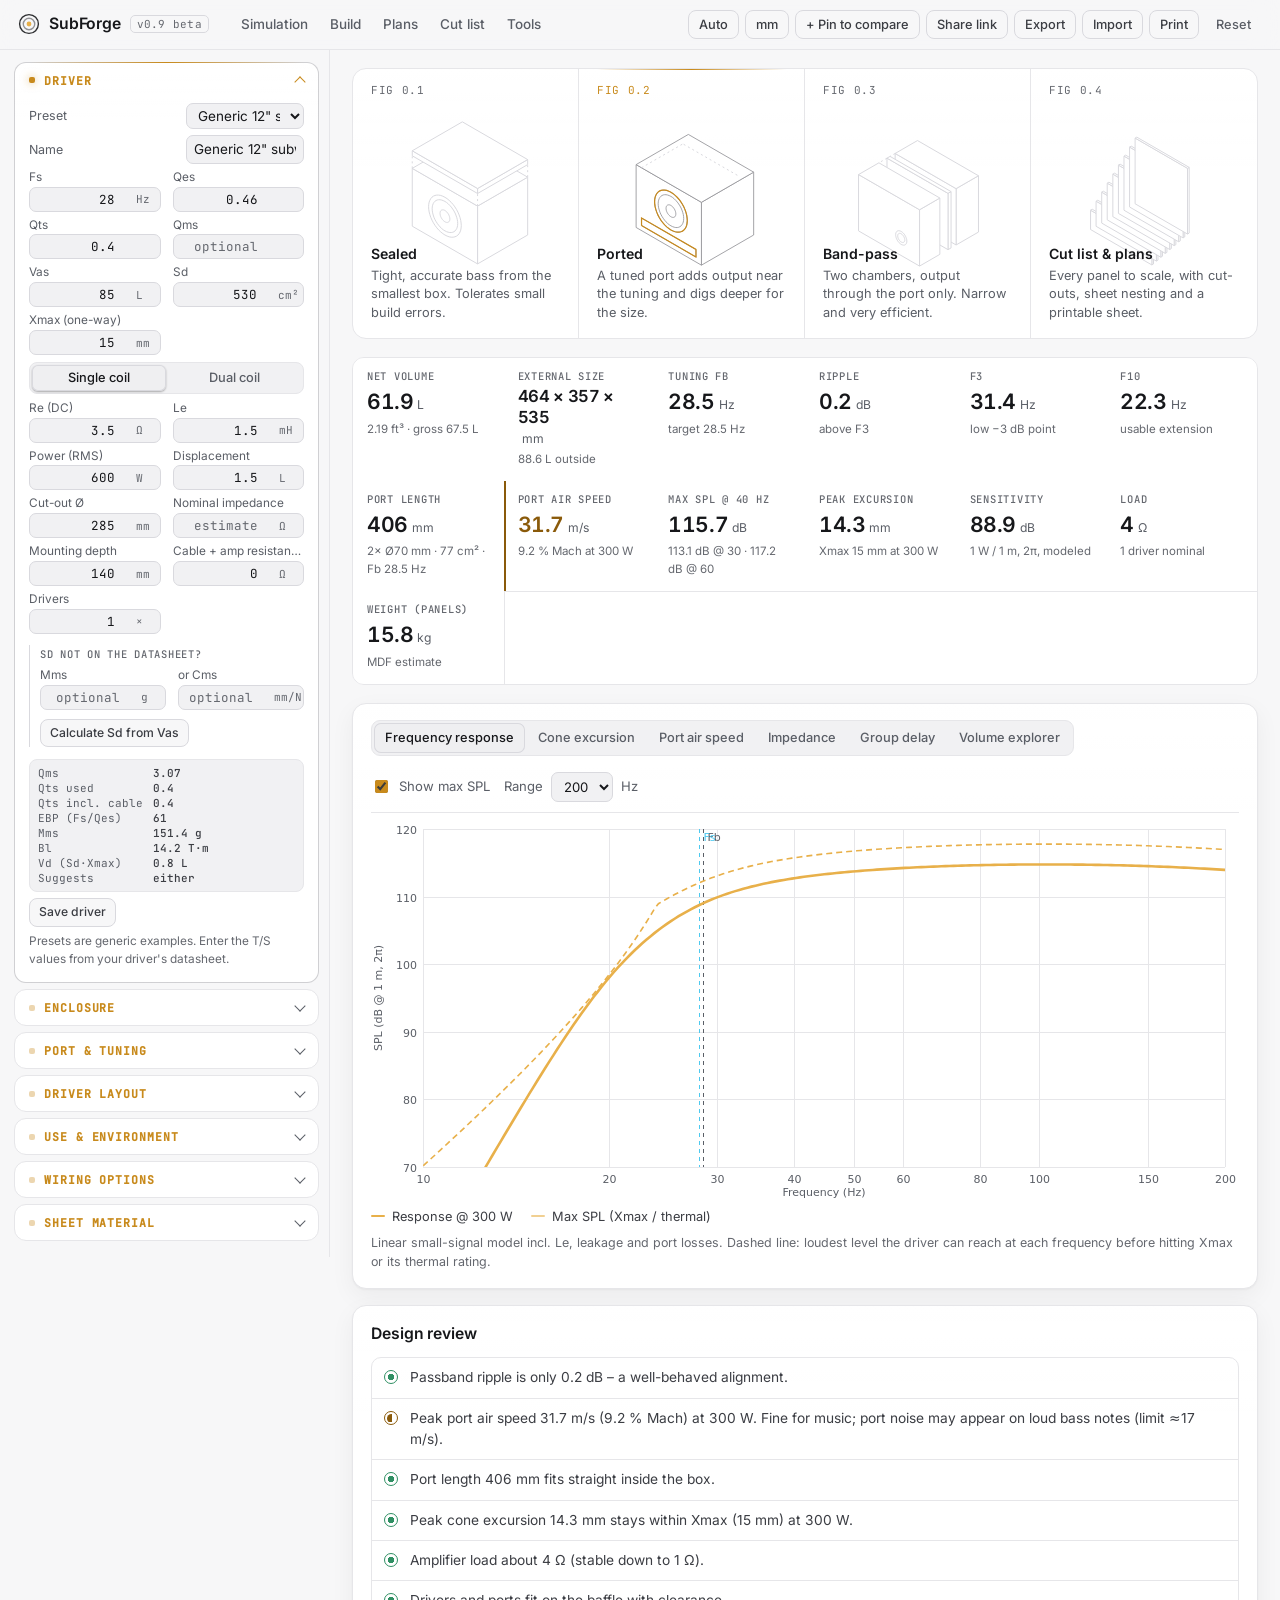
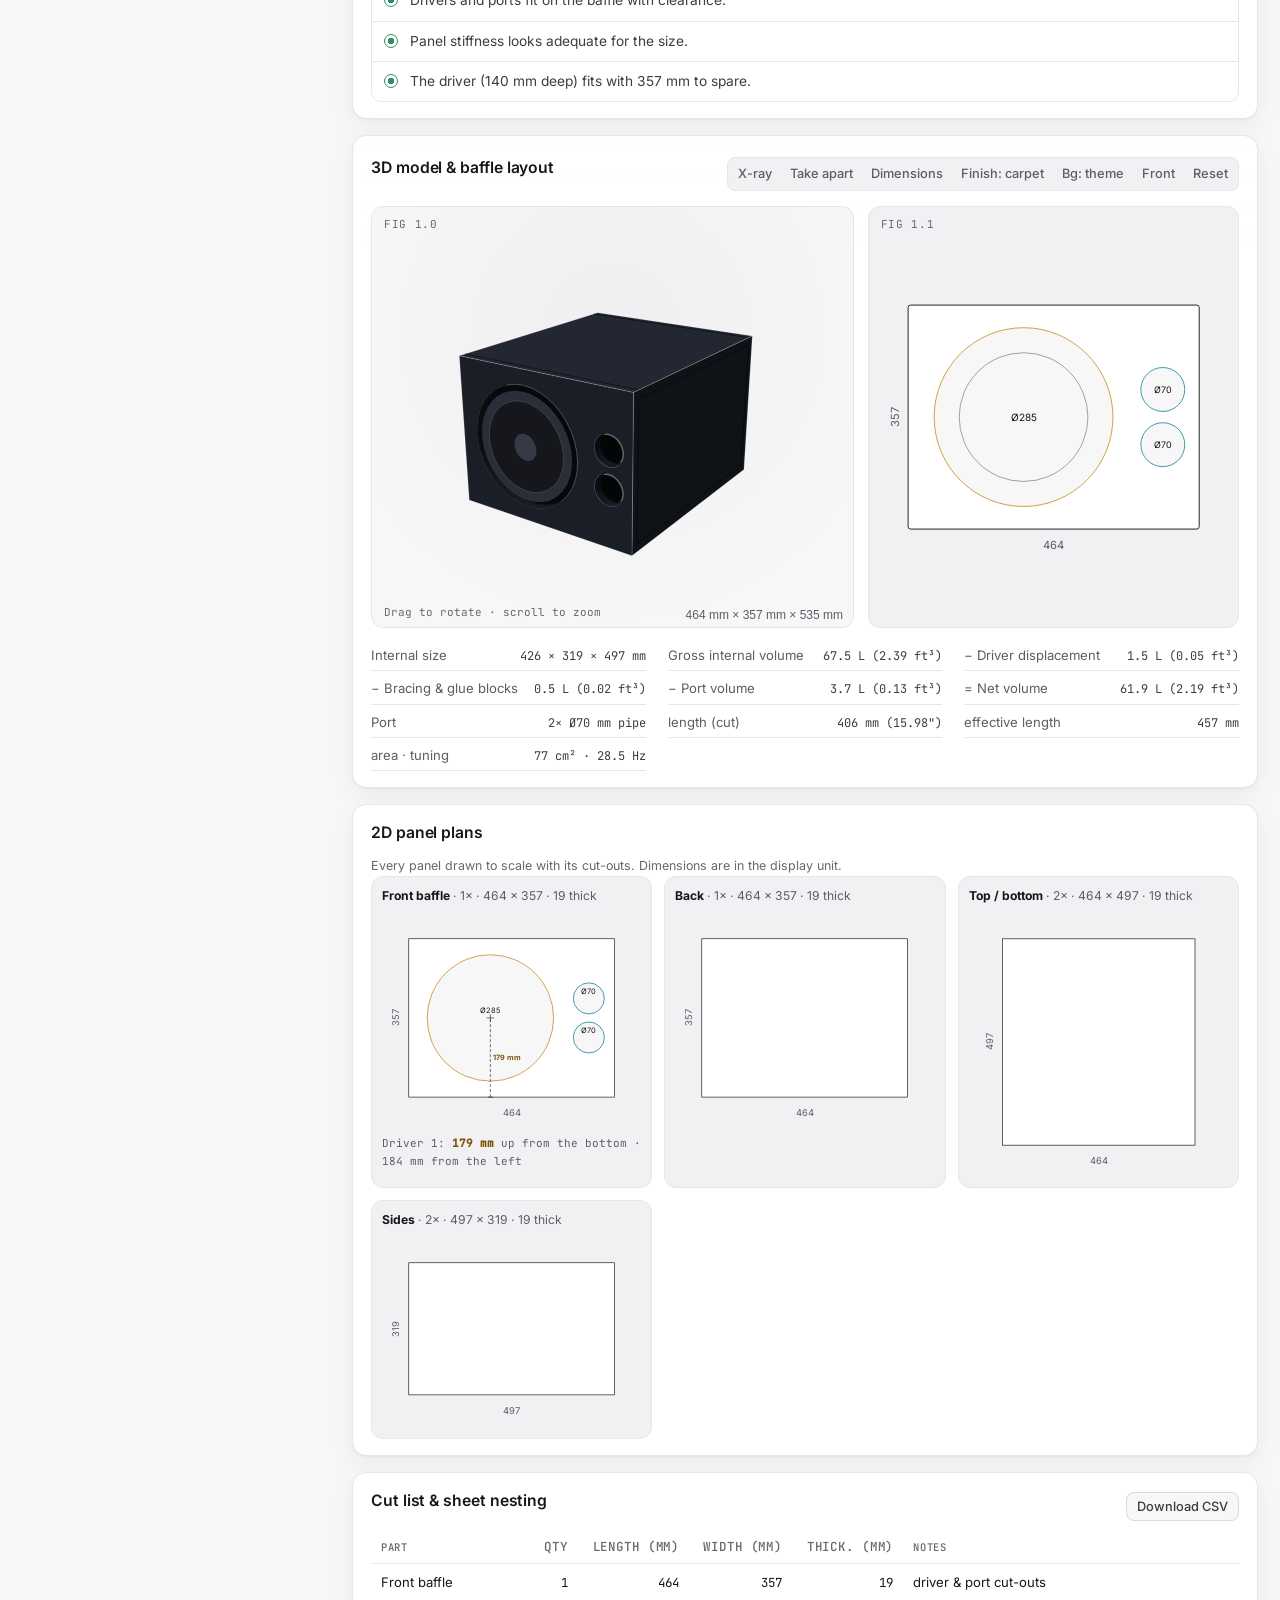
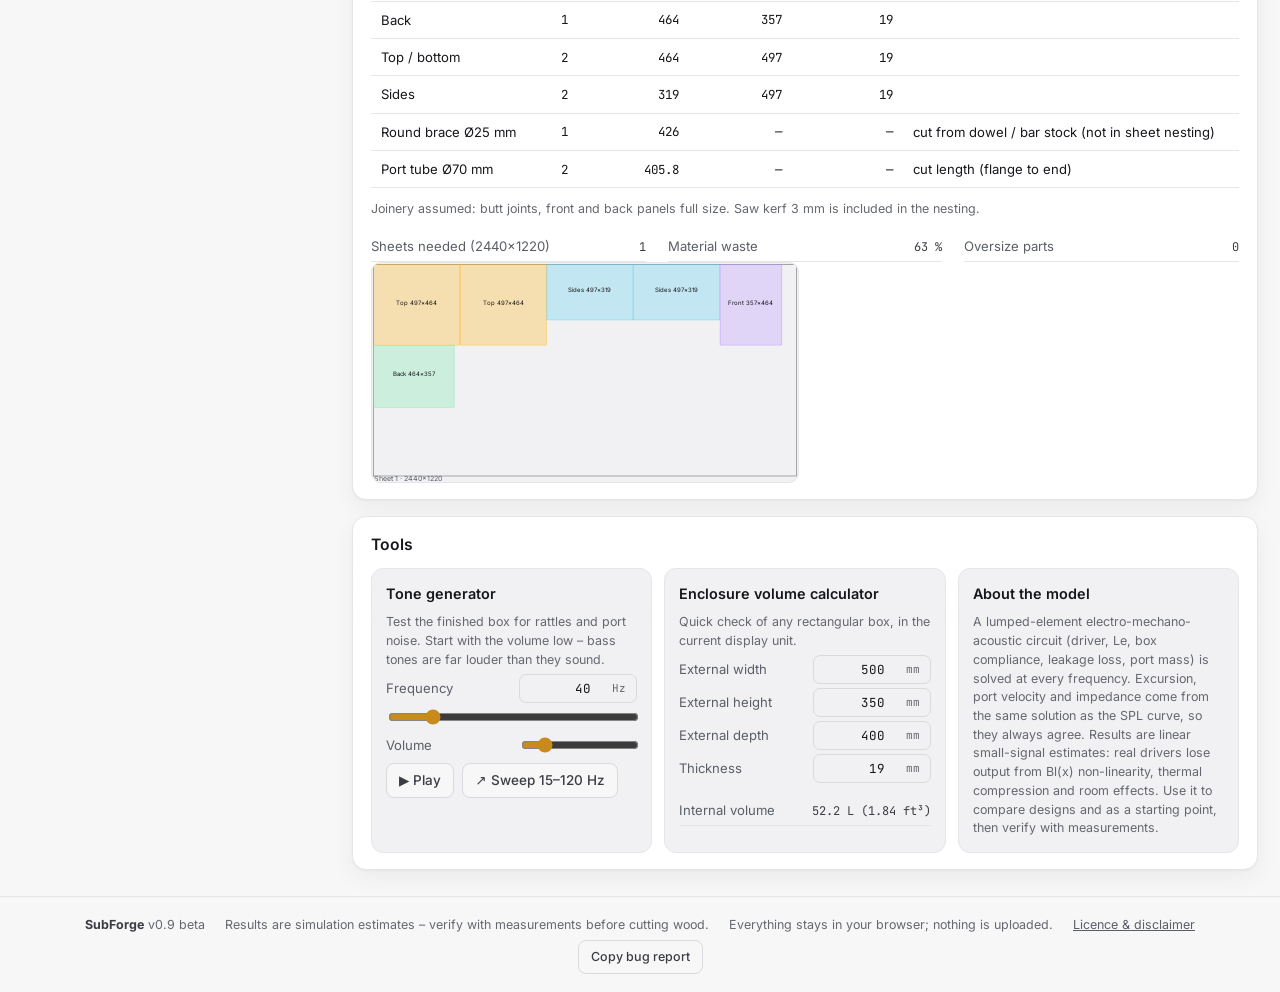
<file: index.html>
<!doctype html>
<html lang="en">
<head>
<meta charset="utf-8">
<meta name="viewport" content="width=device-width, initial-scale=1, viewport-fit=cover">
<title>SubForge – Subwoofer Box Designer</title>
<meta name="description" content="Design and simulate sealed, ported and bandpass subwoofer enclosures: live frequency response, cone excursion, port velocity, 3D model, cut list and sheet nesting.">
<meta name="robots" content="noindex, nofollow, noarchive">
<script>try{var t=localStorage.getItem('sf_theme');if(t==='light'||t==='dark')document.documentElement.setAttribute('data-theme',t)}catch(e){}</script>
<link rel="stylesheet" href="style.css">
<link rel="icon" href="favicon.svg" type="image/svg+xml">
<link rel="icon" href="favicon.ico" sizes="48x48">
<link rel="apple-touch-icon" href="apple-touch-icon.png">
<link rel="manifest" href="manifest.webmanifest">
<meta name="theme-color" content="#08090a">
<meta property="og:title" content="SubForge - Subwoofer Box Designer">
<meta property="og:description" content="Free subwoofer box designer: sealed, ported and bandpass simulation, 3D model, cut list and plans. Runs entirely in your browser.">
<meta property="og:type" content="website">
</head>
<body>
<header class="top">
  <div class="brand"><svg viewBox="0 0 24 24" aria-hidden="true"><circle cx="12" cy="12" r="10.25" fill="none" stroke="currentColor" stroke-opacity=".9" stroke-width="1.5"/><circle cx="12" cy="12" r="6.25" fill="none" stroke="currentColor" stroke-opacity=".45" stroke-width="1.5"/><circle cx="12" cy="12" r="2.6" fill="#e8b04a"/></svg><h1 class="logo">SubForge</h1><span>v0.9 beta</span></div>
  <nav>
    <a href="#sec-sim">Simulation</a><a href="#sec-build">Build</a><a href="#sec-plan">Plans</a><a href="#sec-cut">Cut list</a><a href="#sec-tools">Tools</a>
  </nav>
  <div class="actions">
    <button id="btn-theme" data-tip="Switch between automatic (follows your device), light and dark theme." class="btn sm" title="Colour theme">Auto</button>
    <button id="btn-unit" data-tip="Switch the display unit between mm, cm and inches." class="btn sm" title="Display units">mm</button>
    <button id="btn-pin" data-tip="Keep this design on every chart so you can compare it with changes." class="btn sm">+ Pin to compare</button>
    <button id="btn-share" data-tip="Copy a link that opens this exact design." class="btn sm">Share link</button>
    <button id="btn-json" data-tip="Download the design as a file." class="btn sm">Export</button>
    <button id="btn-import" data-tip="Load a design file you exported earlier." class="btn sm">Import</button>
    <button id="btn-print" data-tip="Print the design sheet, including all simulation graphs, or save it as a PDF." class="btn sm">Print</button>
    <button id="btn-reset" data-tip="Go back to the default design." class="btn sm ghost">Reset</button>
    <input type="file" id="file-import" accept=".json" hidden>
  </div>
</header>

<div class="app">
  <aside id="side" class="side" aria-label="Design inputs"></aside>

  <main class="main">
    <section id="figs" class="figs" aria-label="Box types"></section>
    <section id="cards" class="cards" aria-live="polite"></section>

    <section id="sec-sim" class="panel">
      <div class="tabs" id="tabs" role="tablist"></div>
      <div class="chart-tools" id="chart-tools"></div>
      <div class="chart-wrap"><canvas id="chart" height="380" role="img" aria-label="Simulation graph"></canvas><div id="tip" class="tip" hidden></div></div>
      <div id="legend" class="legend"></div>
      <p id="chart-note" class="note"></p>
    </section>

    <section id="print-charts" class="panel print-only"></section>

    <section id="checks" class="panel"></section>

    <section id="sec-build" class="panel">
      <div class="row-head"><h2>3D model &amp; baffle layout</h2>
        <div class="seg" id="view-tools"></div></div>
      <div class="build-grid">
        <div class="v3"><canvas id="view3d" height="420" role="img" aria-label="3D model of the enclosure. Drag to rotate, scroll or pinch to zoom."></canvas><div class="hint">Drag to rotate · scroll to zoom</div></div>
        <div id="baffle" class="baffle"></div>
      </div>
      <div id="port-info" class="kv"></div>
    </section>

    <section id="sec-plan" class="panel">
      <h2>2D panel plans</h2>
      <p class="note" style="margin-top:0">Every panel drawn to scale with its cut-outs. Dimensions are in the display unit.</p>
      <div id="plan" class="plan"></div>
    </section>

    <section id="sec-cut" class="panel">
      <div class="row-head"><h2>Cut list &amp; sheet nesting</h2><div><button id="btn-csv" data-tip="Download the cut list as a spreadsheet file." class="btn sm">Download CSV</button></div></div>
      <div id="cutlist" tabindex="0" role="region" aria-label="Cut list table"></div>
      <div id="sheets"></div>
    </section>

    <section id="sec-tools" class="panel">
      <h2>Tools</h2>
      <div class="tools">
        <div class="tool">
          <h3>Tone generator</h3>
          <p class="note">Test the finished box for rattles and port noise. Start with the volume low – bass tones are far louder than they sound.</p>
          <label class="fld"><span>Frequency</span><div class="inp"><input id="tone-f" type="number" value="40" min="10" max="200" step="1"><em>Hz</em></div></label>
          <input id="tone-slider" aria-label="Tone frequency" type="range" min="10" max="200" value="40">
          <label class="fld"><span>Volume</span><input id="tone-v" type="range" min="0" max="100" value="15"></label>
          <div class="btnrow"><button id="tone-play" class="btn">▶ Play</button><button id="tone-sweep" class="btn">↗ Sweep 15–120 Hz</button></div>
        </div>
        <div class="tool">
          <h3>Enclosure volume calculator</h3>
          <p class="note">Quick check of any rectangular box, in the current display unit.</p>
          <div id="volcalc"></div>
        </div>
        <div class="tool">
          <h3>About the model</h3>
          <p class="note">A lumped-element electro-mechano-acoustic circuit (driver, Le, box compliance, leakage loss, port mass) is solved at every frequency. Excursion, port velocity and impedance come from the same solution as the SPL curve, so they always agree. Results are linear small-signal estimates: real drivers lose output from Bl(x) non-linearity, thermal compression and room effects. Use it to compare designs and as a starting point, then verify with measurements.</p>
        </div>
      </div>
    </section>
  </main>
</div>
  <footer class="site-foot">
    <span><b>SubForge</b> <span id="ver">v0.9 beta</span></span>
    <span>Results are simulation estimates &ndash; verify with measurements before cutting wood.</span>
    <span>Everything stays in your browser; nothing is uploaded.</span>
    <a href="legal.html">Licence &amp; disclaimer</a>
    <button id="btn-bug" class="btn" type="button">Copy bug report</button>
  </footer>
<button id="btn-design" class="fab" type="button" aria-controls="side" aria-expanded="false">&#9881; Design</button>
<div id="scrim" class="scrim"></div>
<div id="toast" class="toast" hidden></div>
<script src="engine.js"></script>
<script src="view.js"></script>
<script src="app.js"></script>
<script src="figures.js"></script>
</body>
</html>
</file>
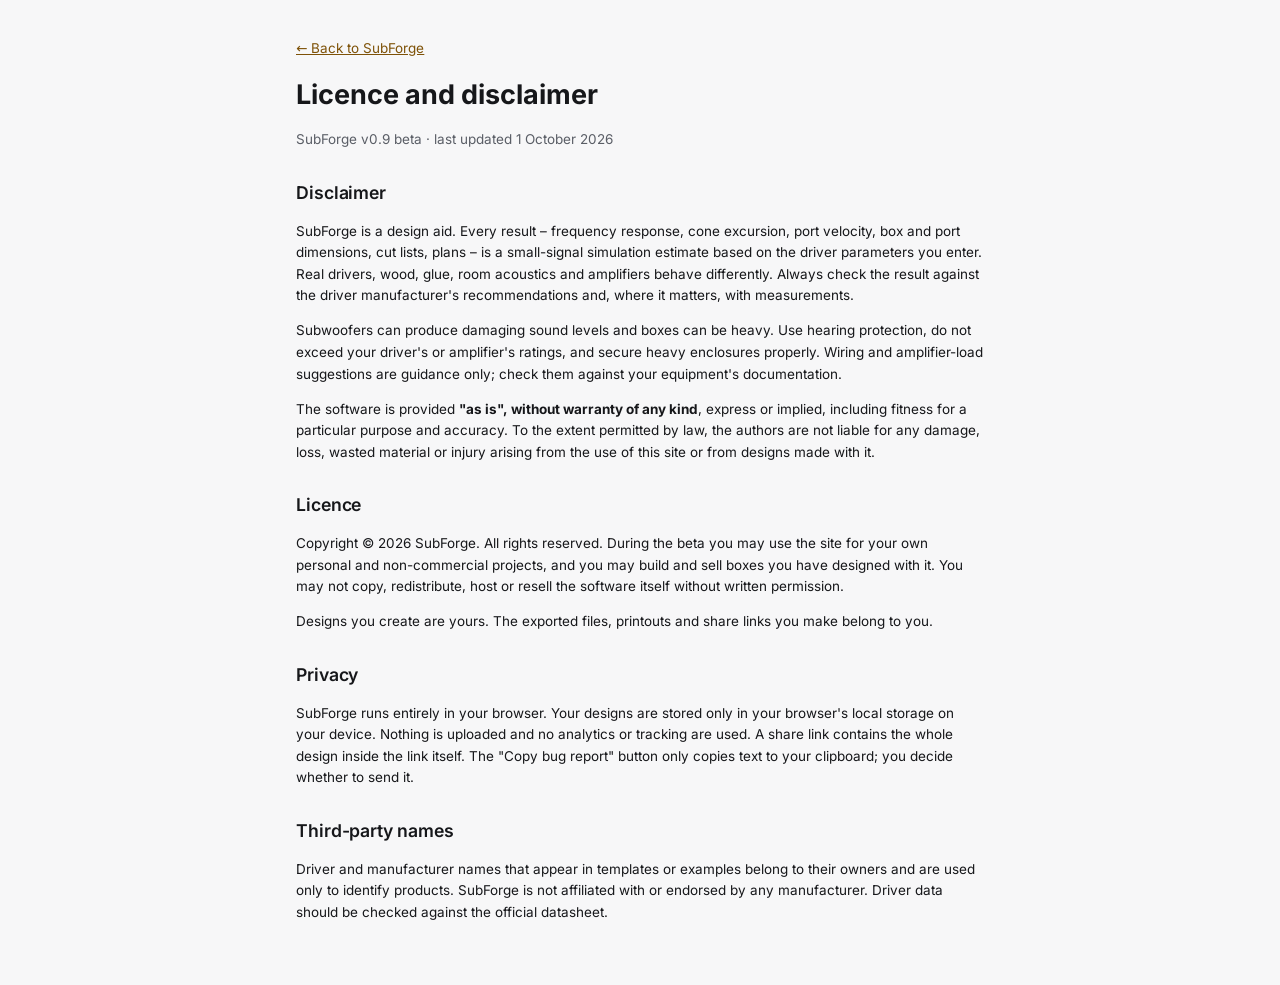
<file: legal.html>
<!doctype html>
<html lang="en">
<head>
<meta charset="utf-8">
<meta name="viewport" content="width=device-width, initial-scale=1">
<title>Licence and disclaimer – SubForge</title>
<meta name="theme-color" content="#0e1015">
<meta name="robots" content="noindex, nofollow, noarchive">
<script>try{var t=localStorage.getItem('sf_theme');if(t==='light'||t==='dark')document.documentElement.setAttribute('data-theme',t)}catch(e){}</script>
<link rel="stylesheet" href="style.css">
<link rel="icon" href="favicon.svg" type="image/svg+xml">
<link rel="icon" href="favicon.ico" sizes="48x48">
<style>.legal{max-width:720px;margin:0 auto;padding:24px 16px 48px;line-height:1.6}.legal h1{margin:0 0 4px}.legal h2{margin:28px 0 6px;font-size:1.1rem}.legal .upd{color:var(--mut)}</style>
</head>
<body>
<main class="legal">
  <p><a href="index.html">&larr; Back to SubForge</a></p>
  <h1>Licence and disclaimer</h1>
  <p class="upd">SubForge v0.9 beta &middot; last updated 1 October 2026</p>

  <h2>Disclaimer</h2>
  <p>SubForge is a design aid. Every result &ndash; frequency response, cone excursion, port velocity, box and port dimensions, cut lists, plans &ndash; is a small-signal simulation estimate based on the driver parameters you enter. Real drivers, wood, glue, room acoustics and amplifiers behave differently. Always check the result against the driver manufacturer's recommendations and, where it matters, with measurements.</p>
  <p>Subwoofers can produce damaging sound levels and boxes can be heavy. Use hearing protection, do not exceed your driver's or amplifier's ratings, and secure heavy enclosures properly. Wiring and amplifier-load suggestions are guidance only; check them against your equipment's documentation.</p>
  <p>The software is provided <b>"as is", without warranty of any kind</b>, express or implied, including fitness for a particular purpose and accuracy. To the extent permitted by law, the authors are not liable for any damage, loss, wasted material or injury arising from the use of this site or from designs made with it.</p>

  <h2>Licence</h2>
  <p>Copyright &copy; 2026 SubForge. All rights reserved. During the beta you may use the site for your own personal and non-commercial projects, and you may build and sell boxes you have designed with it. You may not copy, redistribute, host or resell the software itself without written permission.</p>
  <p>Designs you create are yours. The exported files, printouts and share links you make belong to you.</p>

  <h2>Privacy</h2>
  <p>SubForge runs entirely in your browser. Your designs are stored only in your browser's local storage on your device. Nothing is uploaded and no analytics or tracking are used. A share link contains the whole design inside the link itself. The "Copy bug report" button only copies text to your clipboard; you decide whether to send it.</p>

  <h2>Third-party names</h2>
  <p>Driver and manufacturer names that appear in templates or examples belong to their owners and are used only to identify products. SubForge is not affiliated with or endorsed by any manufacturer. Driver data should be checked against the official datasheet.</p>
</main>
</body>
</html>
</file>
<file: style.css>
/* fonts stored with the app (SIL Open Font License, see fonts/OFL.txt): nothing is loaded from other sites */
@font-face{font-family:"Inter";font-style:normal;font-weight:400 700;font-display:swap;src:url(fonts/inter-greek.woff2) format("woff2");unicode-range:U+0370-0377, U+037A-037F, U+0384-038A, U+038C, U+038E-03A1, U+03A3-03FF}
@font-face{font-family:"Inter";font-style:normal;font-weight:400 700;font-display:swap;src:url(fonts/inter-latin.woff2) format("woff2");unicode-range:U+0000-00FF, U+0131, U+0152-0153, U+02BB-02BC, U+02C6, U+02DA, U+02DC, U+0304, U+0308, U+0329, U+2000-206F, U+20AC, U+2122, U+2191, U+2193, U+2212, U+2215, U+FEFF, U+FFFD}
@font-face{font-family:"JetBrains Mono";font-style:normal;font-weight:400 500;font-display:swap;src:url(fonts/jetbrains-mono-greek.woff2) format("woff2");unicode-range:U+0370-0377, U+037A-037F, U+0384-038A, U+038C, U+038E-03A1, U+03A3-03FF}
@font-face{font-family:"JetBrains Mono";font-style:normal;font-weight:400 500;font-display:swap;src:url(fonts/jetbrains-mono-latin.woff2) format("woff2");unicode-range:U+0000-00FF, U+0131, U+0152-0153, U+02BB-02BC, U+02C6, U+02DA, U+02DC, U+0304, U+0308, U+0329, U+2000-206F, U+20AC, U+2122, U+2191, U+2193, U+2212, U+2215, U+FEFF, U+FFFD}
/* SubForge theme: near-black surfaces, hairline borders, quiet grey text, small mono labels, one amber accent. */
:root{
  --bg:#08090a;--bg2:#0b0c0e;--panel:#0f1012;--panel2:#141518;--panel3:#1a1b1f;
  --line:#1e1f23;--line2:#2a2c31;--fg:#f2f3f5;--fg2:#c9ccd2;--mut:#8a8f98;--faint:#7d828b;
  --acc:#7c83e0;--acc-strong:#6a72d9;--acc-soft:rgba(124,131,224,.14);--acc-text:#e2b65c;--acc2:#4fb3c4;--brand:#e8b04a;
  --ok:#4cb782;--warn:#e2b65c;--bad:#e5626a;
  --mono:"JetBrains Mono",ui-monospace,"Cascadia Mono",Consolas,monospace;--sans:"Inter",system-ui,-apple-system,"Segoe UI",Roboto,sans-serif;
  --r:10px;--shadow:0 1px 0 rgba(255,255,255,.035) inset,0 12px 40px rgba(0,0,0,.35);
  color-scheme:dark;
}
@media (prefers-color-scheme:light){
  :root:not([data-theme]){--bg:#f7f7f8;--bg2:#f1f1f3;--panel:#fff;--panel2:#f7f7f8;--panel3:#efeff1;--line:#e6e6e9;--line2:#d9d9de;--fg:#16171a;--fg2:#3b3d43;--mut:#5a5e66;--faint:#65686f;--acc:#5a62c9;--acc-strong:#4d55bd;--acc-soft:rgba(90,98,201,.10);--acc-text:#7e5208;--acc2:#16809a;--brand:#c88a1c;--ok:#2f8f63;--warn:#8a5a0a;--bad:#c63b45;--shadow:0 1px 2px rgba(0,0,0,.04),0 8px 24px rgba(0,0,0,.05);color-scheme:light}
}
:root[data-theme="light"]{--bg:#f7f7f8;--bg2:#f1f1f3;--panel:#fff;--panel2:#f7f7f8;--panel3:#efeff1;--line:#e6e6e9;--line2:#d9d9de;--fg:#16171a;--fg2:#3b3d43;--mut:#5a5e66;--faint:#65686f;--acc:#5a62c9;--acc-strong:#4d55bd;--acc-soft:rgba(90,98,201,.10);--acc-text:#7e5208;--acc2:#16809a;--brand:#c88a1c;--ok:#2f8f63;--warn:#8a5a0a;--bad:#c63b45;--shadow:0 1px 2px rgba(0,0,0,.04),0 8px 24px rgba(0,0,0,.05);color-scheme:light}

*{box-sizing:border-box}
html{scroll-padding-top:70px;scroll-behavior:auto}
body{margin:0;color:var(--fg);font:13.5px/1.55 var(--sans);font-feature-settings:"cv11","ss01";-webkit-font-smoothing:antialiased;
  background:radial-gradient(1100px 520px at 60% -240px,rgba(255,255,255,.045),transparent 70%),var(--bg);background-attachment:fixed}
:root[data-theme="light"] body{background:var(--bg)}
button,input,select{font:inherit;color:inherit}
h2{font-size:.98rem;font-weight:600;letter-spacing:-.005em;margin:0 0 .7rem}h3{font-size:.9rem;font-weight:600;margin:0 0 .4rem}
::selection{background:var(--acc-soft)}

/* ---------- header ---------- */
.top{position:sticky;top:0;z-index:20;display:flex;align-items:center;gap:22px;padding:9px 18px;background:color-mix(in srgb,var(--bg) 80%,transparent);backdrop-filter:blur(14px) saturate(1.2);border-bottom:1px solid var(--line);flex-wrap:wrap}
.brand{display:flex;align-items:center;gap:9px}.brand svg{width:22px;height:22px}
.logo{margin:0;font-size:.98rem;font-weight:600;letter-spacing:-.01em}
.brand span{color:var(--faint);font:11px var(--mono);letter-spacing:.02em;padding:1px 6px;border:1px solid var(--line2);border-radius:5px}
.top nav{display:flex;gap:2px}.top nav a{color:var(--mut);text-decoration:none;padding:5px 10px;border-radius:7px;font-weight:500}
.top nav a:hover{color:var(--fg);background:var(--panel2)}
.actions{margin-left:auto;display:flex;gap:6px;flex-wrap:wrap}

/* ---------- buttons & inputs ---------- */
.btn{background:var(--panel2);border:1px solid var(--line2);border-radius:8px;padding:6px 12px;cursor:pointer;color:var(--fg2);font-weight:500;transition:background .12s,border-color .12s,color .12s}
.btn:hover{background:var(--panel3);color:var(--fg);border-color:color-mix(in srgb,var(--line2) 60%,var(--fg) 15%)}
.btn.sm{padding:4px 10px;font-size:.8rem}.btn.ghost{background:transparent;border-color:transparent;color:var(--mut)}.btn.ghost:hover{background:var(--panel2)}
.btn.acc{background:var(--acc-strong);color:#fff;border-color:color-mix(in srgb,var(--acc) 70%,#fff 20%);box-shadow:0 0 0 1px rgba(124,131,224,.25),0 4px 14px rgba(106,114,217,.25)}
.btn.acc:hover{background:var(--acc);color:#fff}
.btnrow{display:flex;gap:8px;flex-wrap:wrap;margin-top:8px}
.fld{display:grid;grid-template-columns:1fr 118px;align-items:center;gap:8px;margin:4px 0}
.fld>span{color:var(--mut);font-size:.82rem}
.inp{display:flex;align-items:center;background:var(--bg2);border:1px solid var(--line2);border-radius:7px;padding:0 8px;transition:border-color .12s}
.inp:hover{border-color:color-mix(in srgb,var(--line2) 60%,var(--fg) 12%)}
.inp:focus-within{border-color:var(--acc);outline:0;box-shadow:0 0 0 3px var(--acc-soft)}
.inp input{width:100%;background:transparent;border:0;outline:0;padding:5px 0;text-align:right;font:12.5px var(--mono);color:var(--fg)}
.inp input::placeholder{color:var(--faint)}
.inp em{font:normal 11px var(--mono);color:var(--faint);margin-left:6px;min-width:16px}
select,input[type=text]{width:100%;background:var(--bg2);border:1px solid var(--line2);border-radius:7px;padding:5px 8px;color:var(--fg)}
select:focus,input[type=text]:focus{outline:0;border-color:var(--acc);box-shadow:0 0 0 3px var(--acc-soft)}
input[type=range]{width:100%;accent-color:var(--acc)}
.seg{display:flex;background:var(--bg2);border:1px solid var(--line);border-radius:8px;padding:2px;gap:2px;margin:5px 0}
.seg button{flex:1;background:transparent;border:0;border-radius:6px;padding:4px 8px;cursor:pointer;color:var(--mut);font-size:.8rem;font-weight:500}
.seg button:hover{color:var(--fg)}
.seg button.on{background:var(--panel3);color:var(--fg);box-shadow:0 0 0 1px var(--line2) inset,0 1px 2px rgba(0,0,0,.3)}
.chk{display:flex;gap:8px;align-items:center;margin:6px 0;color:var(--mut);font-size:.82rem}
.chk input{accent-color:var(--acc)}

/* ---------- layout ---------- */
.app{display:grid;grid-template-columns:330px minmax(0,1fr);gap:0;padding:0;max-width:1760px;margin:0 auto}
.app>*{min-width:0}
.side{position:sticky;top:49px;align-self:start;max-height:calc(100vh - 49px);overflow:auto;padding:14px 12px 30px 16px;display:grid;gap:2px;border-right:1px solid var(--line);overflow-anchor:none;scrollbar-width:thin;scrollbar-color:var(--line2) transparent}
.main{padding:18px 22px 10px}

/* sidebar groups: drop-downs styled like the FIG cells (hover lift, amber line on top when open) */
.side{gap:8px}
.card{position:relative;background:linear-gradient(180deg,rgba(255,255,255,.018),transparent 60px),var(--panel);border:1px solid var(--line);border-radius:12px;padding:0;transition:background .15s,border-color .15s}
.card:hover{background:linear-gradient(180deg,rgba(255,255,255,.03),transparent 60px),var(--panel);border-color:color-mix(in srgb,var(--line) 60%,var(--fg) 12%)}
.card.open{border-color:color-mix(in srgb,var(--line) 55%,var(--fg) 14%)}
.card.open::after{content:"";position:absolute;left:14px;right:14px;top:-1px;height:1px;background:linear-gradient(90deg,transparent,var(--brand),transparent);pointer-events:none}
.card{padding:0 14px 14px}
.card:not(.open){padding-bottom:0}
.card:not(.open)>*:not(.ch){display:none}
.card .ch{margin:0 -14px}
.ch-btn{display:flex;align-items:center;gap:9px;width:100%;background:none;border:0;padding:12px 14px;cursor:pointer;text-align:left;color:var(--brand);font:600 11.5px var(--mono);text-transform:uppercase;letter-spacing:.08em;border-radius:12px}
.ch-btn::before{content:"";width:6px;height:6px;border-radius:2px;background:color-mix(in srgb,var(--brand) 35%,transparent);transition:background .15s}
.ch-btn::after{content:"";margin-left:auto;width:7px;height:7px;border-right:1.5px solid var(--mut);border-bottom:1.5px solid var(--mut);transform:translateY(-2px) rotate(45deg);transition:transform .18s,border-color .15s}
.ch-btn:hover::after{border-color:var(--fg)}
.card.open .ch-btn::before{background:var(--brand);box-shadow:0 0 8px color-mix(in srgb,var(--brand) 60%,transparent)}
.card.open .ch-btn::after{transform:translateY(2px) rotate(-135deg);border-color:var(--brand)}
.card.open>.ch{margin-bottom:2px}
.card h3{color:var(--faint);font:500 10.5px var(--mono);text-transform:uppercase;letter-spacing:.07em}
@media (pointer:coarse){.ch-btn{min-height:44px}}
.side .sub{border-left:1px solid var(--line2);padding-left:10px;margin:8px 0 4px}
.side .sub h3{margin:2px 0 4px;font:500 10.5px var(--mono);text-transform:uppercase;letter-spacing:.07em;color:var(--faint)}
.derived{font:11.5px var(--mono);color:var(--mut);display:grid;grid-template-columns:1fr 1fr;gap:2px 10px;margin-top:8px;padding:8px 10px;background:var(--bg2);border:1px solid var(--line);border-radius:8px}
.derived b{color:var(--fg2);font-weight:500}
.mini{display:flex;gap:6px;flex-wrap:wrap;margin-top:8px}.mini .btn{font-size:.76rem;padding:4px 9px}
.note{color:var(--faint);font-size:.78rem;margin:.5rem 0 0;line-height:1.5}
.bar{border:1px solid var(--line);border-radius:8px;padding:7px 9px;margin:6px 0;background:var(--bg2)}
.bar-h{display:flex;align-items:center;gap:6px}.bar-h b{font-size:.78rem;white-space:nowrap;font-weight:600}
.bar-h .fld{grid-template-columns:1fr;margin:0;flex:1}.bar-h select{padding:3px 6px}
.bar-row{display:flex;align-items:center;gap:6px}.bar-row .fld{flex:1;grid-template-columns:1fr 92px}
.nudge{display:flex;gap:2px}.nudge button{background:var(--panel2);border:1px solid var(--line2);border-radius:6px;padding:2px 7px;cursor:pointer;font-size:.72rem;color:var(--fg2);touch-action:manipulation}
.nudge button:hover{border-color:var(--acc);color:var(--fg)}
.rng-l{display:flex;justify-content:space-between;color:var(--faint);font:10.5px var(--mono);margin:-2px 0 6px}
.inp input[type=range]{padding:0}
.layers{display:grid;grid-template-columns:1fr 1fr;gap:0 12px}.layers .fld{grid-template-columns:1fr 84px}

/* ---------- FIG strip ---------- */
.figs{display:grid;grid-template-columns:repeat(4,minmax(0,1fr));margin:0 0 18px;border:1px solid var(--line);border-radius:14px;overflow:hidden;background:linear-gradient(180deg,rgba(255,255,255,.018),transparent 40%),var(--panel)}
.fig{position:relative;display:flex;flex-direction:column;gap:2px;padding:14px 18px 16px;border:0;border-right:1px solid var(--line);background:transparent;text-align:left;color:inherit;cursor:pointer;transition:background .15s}
.fig:last-child{border-right:0}
.fig:hover{background:rgba(255,255,255,.018)}
.fig small{font:11px var(--mono);color:var(--faint);letter-spacing:.06em}
.fig svg{width:100%;height:132px;margin:4px 0 6px;overflow:visible}
.fig svg .f{fill:var(--panel);stroke:var(--line2);stroke-width:1;stroke-linejoin:round;vector-effect:non-scaling-stroke}
.fig svg .s{fill:none;stroke:var(--line2);stroke-width:1;vector-effect:non-scaling-stroke}
.fig svg .d{fill:none;stroke:var(--line2);stroke-width:1;stroke-dasharray:2 3;vector-effect:non-scaling-stroke}
.fig svg .hl{fill:none;stroke:var(--brand);stroke-width:1.2;vector-effect:non-scaling-stroke;opacity:0;transition:opacity .2s}
.fig b{font-size:.88rem;font-weight:600}
.fig span{color:var(--mut);font-size:.8rem;line-height:1.45}
.fig.on svg .f,.fig.on svg .s,.fig:hover svg .f,.fig:hover svg .s{stroke:color-mix(in srgb,var(--line2) 55%,var(--fg) 30%)}
.fig.on svg .hl{opacity:1}
.fig.on small{color:var(--brand)}
.fig.on::after{content:"";position:absolute;left:18px;right:18px;top:0;height:1px;background:linear-gradient(90deg,transparent,var(--brand),transparent)}

/* ---------- result cards ---------- */
.cards{display:grid;grid-template-columns:repeat(auto-fill,minmax(150px,1fr));gap:0;margin-bottom:18px;background:var(--panel);border:1px solid var(--line);border-radius:12px;overflow:hidden}
.stat{background:var(--panel);padding:11px 14px 12px;min-width:0;overflow:hidden;border:0;border-radius:0;position:relative;box-shadow:1px 0 0 var(--line),0 1px 0 var(--line)}
.stat small{display:block;color:var(--faint);font:500 10.5px var(--mono);text-transform:uppercase;letter-spacing:.07em;margin-bottom:3px}
.stat b{font-size:1.32rem;font-weight:600;letter-spacing:-.02em;font-variant-numeric:tabular-nums;overflow-wrap:anywhere}
.stat i{font-style:normal;color:var(--mut);font-size:.76rem;margin-left:4px}
.stat span{display:block;color:var(--faint);font-size:.72rem;margin-top:2px}
.stat.long b{display:block;font-size:1.04rem;line-height:1.25}
.stat.warn::before,.stat.bad::before{content:"";position:absolute;left:0;top:0;bottom:0;width:2px;background:var(--warn)}
.stat.bad::before{background:var(--bad)}
.stat.warn b{color:var(--warn)}.stat.bad b{color:var(--bad)}

/* ---------- panels ---------- */
.panel{background:linear-gradient(180deg,rgba(255,255,255,.016),transparent 120px),var(--panel);border:1px solid var(--line);border-radius:14px;padding:16px 18px;margin-bottom:16px;box-shadow:var(--shadow)}
.row-head{display:flex;justify-content:space-between;align-items:center;gap:10px;flex-wrap:wrap;min-width:0}
.tabs{display:inline-flex;gap:2px;flex-wrap:wrap;background:var(--bg2);border:1px solid var(--line);border-radius:9px;padding:2px;margin-bottom:10px}
.tabs button{background:transparent;border:0;border-radius:7px;padding:5px 11px;color:var(--mut);cursor:pointer;font-size:.8rem;font-weight:500}
.tabs button:hover{color:var(--fg)}
.tabs button.on{color:var(--fg);background:var(--panel3);box-shadow:0 0 0 1px var(--line2) inset}
.chart-tools{display:flex;gap:14px;flex-wrap:wrap;margin-bottom:4px}
.chart-wrap{position:relative;border-top:1px solid var(--line);padding-top:6px}
#chart{width:100%;height:380px;display:block;touch-action:none}
.tip{position:absolute;pointer-events:none;background:color-mix(in srgb,var(--panel3) 92%,transparent);backdrop-filter:blur(8px);border:1px solid var(--line2);border-radius:8px;padding:6px 10px;font:11.5px var(--mono);white-space:nowrap;z-index:5;box-shadow:0 10px 30px rgba(0,0,0,.45)}
.tip div{display:flex;gap:6px;align-items:center}.tip i{width:10px;height:3px;border-radius:2px;display:inline-block}
.legend{display:flex;gap:8px 18px;flex-wrap:wrap;margin-top:8px}
.legend span{display:flex;align-items:center;gap:7px;font-size:.8rem;color:var(--fg2)}.legend i{width:14px;height:2px;border-radius:2px}
.legend button{background:none;border:0;color:var(--mut);cursor:pointer}
.pin-list{display:flex;gap:6px;flex-wrap:wrap;margin-top:6px}
.pin{display:flex;align-items:center;gap:6px;border:1px solid var(--line2);border-radius:999px;padding:2px 4px 2px 10px;font-size:.76rem;background:var(--bg2)}
.pin button{border:0;background:none;color:var(--mut);cursor:pointer}

/* design review: list rows with status glyphs */
.chk-list{display:grid;gap:0;border:1px solid var(--line);border-radius:10px;overflow:hidden}
.chk-item{display:flex;gap:12px;align-items:flex-start;padding:9px 12px;background:transparent;border:0;border-bottom:1px solid var(--line);font-size:.86rem;color:var(--fg2)}
.chk-item:last-child{border-bottom:0}
.chk-item:hover{background:rgba(255,255,255,.015)}
.chk-item b{flex:0 0 auto;width:14px;height:14px;margin-top:3px;border-radius:50%;font-size:0;overflow:hidden;border:1.5px solid var(--line2)}
.chk-item.ok b{border-color:var(--ok);background:radial-gradient(circle,var(--ok) 0 3px,transparent 3.5px)}
.chk-item.warn b{border-color:var(--warn);background:linear-gradient(90deg,var(--warn) 50%,transparent 50%);background-clip:content-box;padding:1.5px}
.chk-item.bad b{border-color:var(--bad);background:var(--bad);box-shadow:0 0 0 3px color-mix(in srgb,var(--bad) 18%,transparent)}
.chk-item.bad span{color:var(--fg)}

/* build */
.build-grid{display:grid;grid-template-columns:minmax(0,1.3fr) minmax(0,1fr);gap:14px;margin-top:10px}
.v3{position:relative;background:radial-gradient(circle at 50% 30%,var(--panel3),var(--bg) 75%);border:1px solid var(--line);border-radius:12px;overflow:hidden}
.v3::after{content:"FIG 1.0";position:absolute;left:12px;top:10px;font:11px var(--mono);color:var(--faint);letter-spacing:.06em;pointer-events:none}
#view3d{width:100%;height:420px;display:block;cursor:grab;touch-action:none}#view3d:active{cursor:grabbing}
.hint{position:absolute;left:12px;bottom:8px;color:var(--faint);font:11px var(--mono)}
#view-tools{flex-wrap:wrap}#view-tools button{flex:1 1 auto}
.baffle{background:var(--bg2);border:1px solid var(--line);border-radius:12px;padding:10px;display:grid;place-items:center;position:relative}
.baffle::before{content:"FIG 1.1";position:absolute;left:12px;top:10px;font:11px var(--mono);color:var(--faint);letter-spacing:.06em}
.baffle svg{width:100%;height:auto;max-height:420px}
.kv{display:grid;grid-template-columns:repeat(auto-fill,minmax(220px,1fr));gap:2px 22px;margin-top:12px;font-size:.82rem}
.kv div{display:flex;justify-content:space-between;gap:10px;align-items:baseline;border-bottom:1px solid var(--line);padding:5px 0}
.kv div span{color:var(--mut);white-space:nowrap}.kv b{font-weight:500;font:12px var(--mono);color:var(--fg2);text-align:right;min-width:0}

/* plans, tables, sheets */
.plan{display:grid;grid-template-columns:repeat(auto-fill,minmax(260px,1fr));gap:12px}
.plan figure{margin:0;background:var(--bg2);border:1px solid var(--line);border-radius:12px;padding:10px}
.plan figcaption{font-size:.76rem;color:var(--mut);margin-bottom:6px}.plan figcaption b{color:var(--fg)}
.plan svg{width:100%;height:auto;max-height:260px}
.plan .cc{font:11px/1.6 var(--mono);color:var(--mut);margin-top:6px}.plan .cc b{color:var(--acc-text)}
table{width:100%;border-collapse:collapse;font-size:.82rem;margin:6px 0 12px}
th,td{text-align:left;padding:8px 10px;border-bottom:1px solid var(--line)}
th{color:var(--faint);font:500 10.5px var(--mono);text-transform:uppercase;letter-spacing:.07em}
tbody tr:hover td{background:rgba(255,255,255,.015)}
td.n,th.n{text-align:right;font-family:var(--mono);font-size:.78rem}
#cutlist{overflow-x:auto}
.sheet-row{display:grid;grid-template-columns:repeat(auto-fill,minmax(300px,1fr));gap:12px}
.sheet-row svg{width:100%;height:auto;background:var(--bg2);border:1px solid var(--line);border-radius:10px}
.tools{display:grid;grid-template-columns:repeat(auto-fit,minmax(260px,1fr));gap:12px}
.tool{background:var(--bg2);border:1px solid var(--line);border-radius:12px;padding:14px}

/* misc */
.toast{position:fixed;left:50%;bottom:24px;transform:translateX(-50%);background:var(--panel3);color:var(--fg);border:1px solid var(--line2);padding:9px 16px;border-radius:10px;z-index:50;font-weight:500;box-shadow:0 12px 40px rgba(0,0,0,.5)}
.gtip{position:fixed;z-index:60;max-width:290px;background:#16171a;color:#e8e9ec;border:1px solid #2c2e33;border-radius:8px;padding:7px 10px;font-size:.76rem;line-height:1.45;box-shadow:0 12px 32px rgba(0,0,0,.55);pointer-events:none}
.site-foot{display:flex;flex-wrap:wrap;gap:6px 20px;align-items:center;justify-content:center;padding:18px 16px calc(18px + env(safe-area-inset-bottom));color:var(--faint);font-size:.78rem;border-top:1px solid var(--line);text-align:center}
.site-foot b{color:var(--fg2)}.site-foot a{color:var(--mut)}
.sr{position:absolute;width:1px;height:1px;overflow:hidden;clip:rect(0 0 0 0);white-space:nowrap}
:focus-visible{outline:2px solid var(--acc);outline-offset:2px}
.inp:focus-within{outline:0}
.print-only{display:none}

/* ---------- print (unchanged behaviour) ---------- */
@media print{
  .top,.side,.tabs,.chart-tools,#sec-tools,.hint,.btn,.actions,.v3,.figs,.site-foot{display:none!important}
  body{background:#fff;color:#000}.app{display:block;padding:0}.main{padding:0}.panel,.stat{border-color:#999;background:#fff;color:#000;break-inside:avoid;box-shadow:none}
  .note,.stat small,.kv span,.plan .cc{color:#444}
  #sec-sim{display:none!important}.print-only{display:block!important}
  #print-charts h2{margin:0 0 6px}#print-charts figure{margin:0 0 12px;break-inside:avoid}#print-charts figcaption{font-weight:600;margin-bottom:2px;color:#000}
  #print-charts canvas,#print-charts img{width:100%!important;height:auto!important;display:block;border:1px solid #bbb}
  #print-charts .pl{display:flex;gap:4px 14px;flex-wrap:wrap;font-size:.75rem;color:#000;margin-top:3px}#print-charts .pl span{display:inline-flex;align-items:center;gap:5px}
  #print-charts .pl i{display:inline-block;width:18px;height:0;border-top:3px solid}#print-charts p{font-size:.72rem;color:#444;margin:2px 0 0}
  *{-webkit-print-color-adjust:exact;print-color-adjust:exact}
}

/* ---------- small screens: inputs become a slide-in panel ---------- */
.fab,.scrim,.drawer-head{display:none}
@media (max-width:1180px){.figs{grid-template-columns:repeat(2,minmax(0,1fr))}.fig:nth-child(2){border-right:0}.fig:nth-child(-n+2){border-bottom:1px solid var(--line)}}
@media (max-width:1050px){
  .app{grid-template-columns:minmax(0,1fr)}
  .side{position:fixed;left:0;top:0;bottom:0;width:min(92vw,410px);height:100dvh;max-height:100dvh;z-index:40;background:var(--bg);padding:10px 12px 90px;border-right:1px solid var(--line2);transform:translateX(-104%);transition:transform .25s ease;box-shadow:12px 0 40px rgba(0,0,0,.6);overscroll-behavior:contain;align-self:stretch}
  .side,.side.fits{position:fixed;top:0;overflow-x:hidden;overflow-y:auto}
  body.drawer-open .side{transform:none}
  .scrim{position:fixed;inset:0;background:rgba(0,0,0,.6);backdrop-filter:blur(2px);z-index:35}
  body.drawer-open .scrim{display:block}
  .drawer-head{display:flex;justify-content:space-between;align-items:center;position:sticky;top:-10px;z-index:3;background:var(--bg);padding:8px 2px;margin:-10px 0 0;border-bottom:1px solid var(--line)}
  .fab{display:inline-flex;align-items:center;gap:6px;position:fixed;right:max(14px,env(safe-area-inset-right));bottom:max(14px,env(safe-area-inset-bottom));z-index:30;background:var(--acc-strong);color:#fff;border:1px solid color-mix(in srgb,var(--acc) 70%,#fff 20%);border-radius:999px;padding:12px 18px;font-weight:600;box-shadow:0 8px 28px rgba(0,0,0,.55);cursor:pointer}
  body.drawer-open .fab{display:none}
  .build-grid{grid-template-columns:minmax(0,1fr)}
  #chart{touch-action:pan-y}#view3d{touch-action:pan-y}
}
@media (max-width:700px){
  body{font-size:14.5px}
  .top{position:static;padding:8px 12px}.top nav{display:none}
  .main{padding:12px}
  .panel{padding:12px}
  .figs{grid-template-columns:minmax(0,1fr) minmax(0,1fr)}.fig{padding:12px}.fig svg{height:96px}.fig span{display:none}
  .cards{grid-template-columns:repeat(auto-fill,minmax(140px,1fr))}
  .stat b{font-size:1.12rem}
  #chart{height:300px}#view3d{height:320px}
  input,select{font-size:16px}
  .kv{grid-template-columns:minmax(0,1fr)}.tools{grid-template-columns:minmax(0,1fr)}
  .plan{grid-template-columns:repeat(auto-fill,minmax(210px,1fr))}
}
@media (pointer:coarse){
  .btn,.btn.sm,.seg button,.tabs button,.nudge button,.pin button{min-height:40px}
  .btn.sm{padding:8px 12px}.nudge button{min-width:36px}
  .inp,select,input[type=text]{min-height:40px}.inp input{min-height:38px}
  .chk{min-height:36px}input[type=checkbox]{width:20px;height:20px}.fab{min-height:48px}
}

/* ---------- left pane: amber accents only, and compact enough to fit without scrolling ---------- */
/* no scrollbar of its own: the pane stays beside the charts while it fits the window (.fits, set by figures.js), otherwise it scrolls with the page */
.side{--acc:var(--brand);--acc-strong:#d89c34;--acc-soft:rgba(232,176,74,.16);position:static;max-height:none;overflow:visible;gap:6px;padding:12px 10px 16px 14px}
.side.fits{position:sticky;top:49px}
.side .btn.acc{background:var(--brand);color:#1a1200;border-color:color-mix(in srgb,var(--brand) 80%,#fff 20%);box-shadow:0 0 0 1px rgba(232,176,74,.25),0 4px 14px rgba(232,176,74,.18)}
.side .btn.acc:hover{background:color-mix(in srgb,var(--brand) 85%,#fff 15%);color:#1a1200}
.ch-btn{padding:10px 14px}
.side .fld{margin:3px 0;gap:6px}
.side .fld>span{font-size:.78rem;line-height:1.25}
.side .inp input{padding:3px 0}
.side select,.side input[type=text]{padding:3px 7px}
.side .seg{margin:4px 0}.side .seg button{padding:3px 6px}
/* number fields sit two to a row; everything else spans the full width */
.card.open{display:grid;grid-template-columns:minmax(0,1fr) minmax(0,1fr);column-gap:12px;align-content:start}
.card.open>*{grid-column:1/-1}
.card.open>.fld:has(input[type=number]){grid-column:auto;grid-template-columns:minmax(0,1fr) 70px}
.side .sub{display:grid;grid-template-columns:minmax(0,1fr) minmax(0,1fr);column-gap:12px;align-content:start}
.side .sub>*{grid-column:1/-1}
.side .sub>.fld:has(input[type=number]){grid-column:auto;grid-template-columns:minmax(0,1fr) 64px}
.side .derived{grid-template-columns:auto minmax(0,1fr) auto minmax(0,1fr);gap:1px 8px;padding:6px 8px;font-size:11px}
.side .note{font-size:.74rem;margin-top:.35rem}
.side .mini{margin-top:6px}
@media (pointer:coarse){.card.open>.fld:has(input[type=number]),.side .sub>.fld:has(input[type=number]){grid-template-columns:minmax(0,1fr) 76px}}
@media (max-width:1050px){.side,.side.fits{position:fixed;top:0;bottom:0;height:100dvh;max-height:100dvh;overflow-x:hidden;overflow-y:auto;padding:10px 12px 90px}}
/* two to a row: label above its input so the value has the full half width */
.card.open>.fld:has(input[type=number]),.side .sub>.fld:has(input[type=number]),
.card.open>.fld:has(input[type=number]):where(*),.side .sub>.fld:has(input[type=number]):where(*){grid-template-columns:minmax(0,1fr);gap:2px;align-content:end}
.card.open>.fld:has(input[type=number])>span,.side .sub>.fld:has(input[type=number])>span{white-space:nowrap;overflow:hidden;text-overflow:ellipsis;font-size:.74rem}
.side .derived{grid-template-columns:auto minmax(0,1fr);gap:1px 10px}

/* ---------- one accent everywhere: amber (no indigo left) ---------- */
:root{--acc:var(--brand);--acc-strong:#d89c34;--acc-soft:rgba(232,176,74,.16)}
:root[data-theme="light"]{--acc:var(--brand);--acc-strong:#b87a12;--acc-soft:rgba(200,138,28,.14)}
@media (prefers-color-scheme:light){:root:not([data-theme]){--acc:var(--brand);--acc-strong:#b87a12;--acc-soft:rgba(200,138,28,.14)}}
.btn.acc,.fab{background:var(--brand);color:#1a1200;border-color:color-mix(in srgb,var(--brand) 80%,#fff 20%);box-shadow:0 0 0 1px rgba(232,176,74,.25),0 6px 20px rgba(232,176,74,.2)}
.btn.acc:hover{background:color-mix(in srgb,var(--brand) 85%,#fff 15%);color:#1a1200}
a{color:var(--acc-text)}a:hover{color:color-mix(in srgb,var(--acc-text) 75%,var(--fg) 25%)}
</file>
